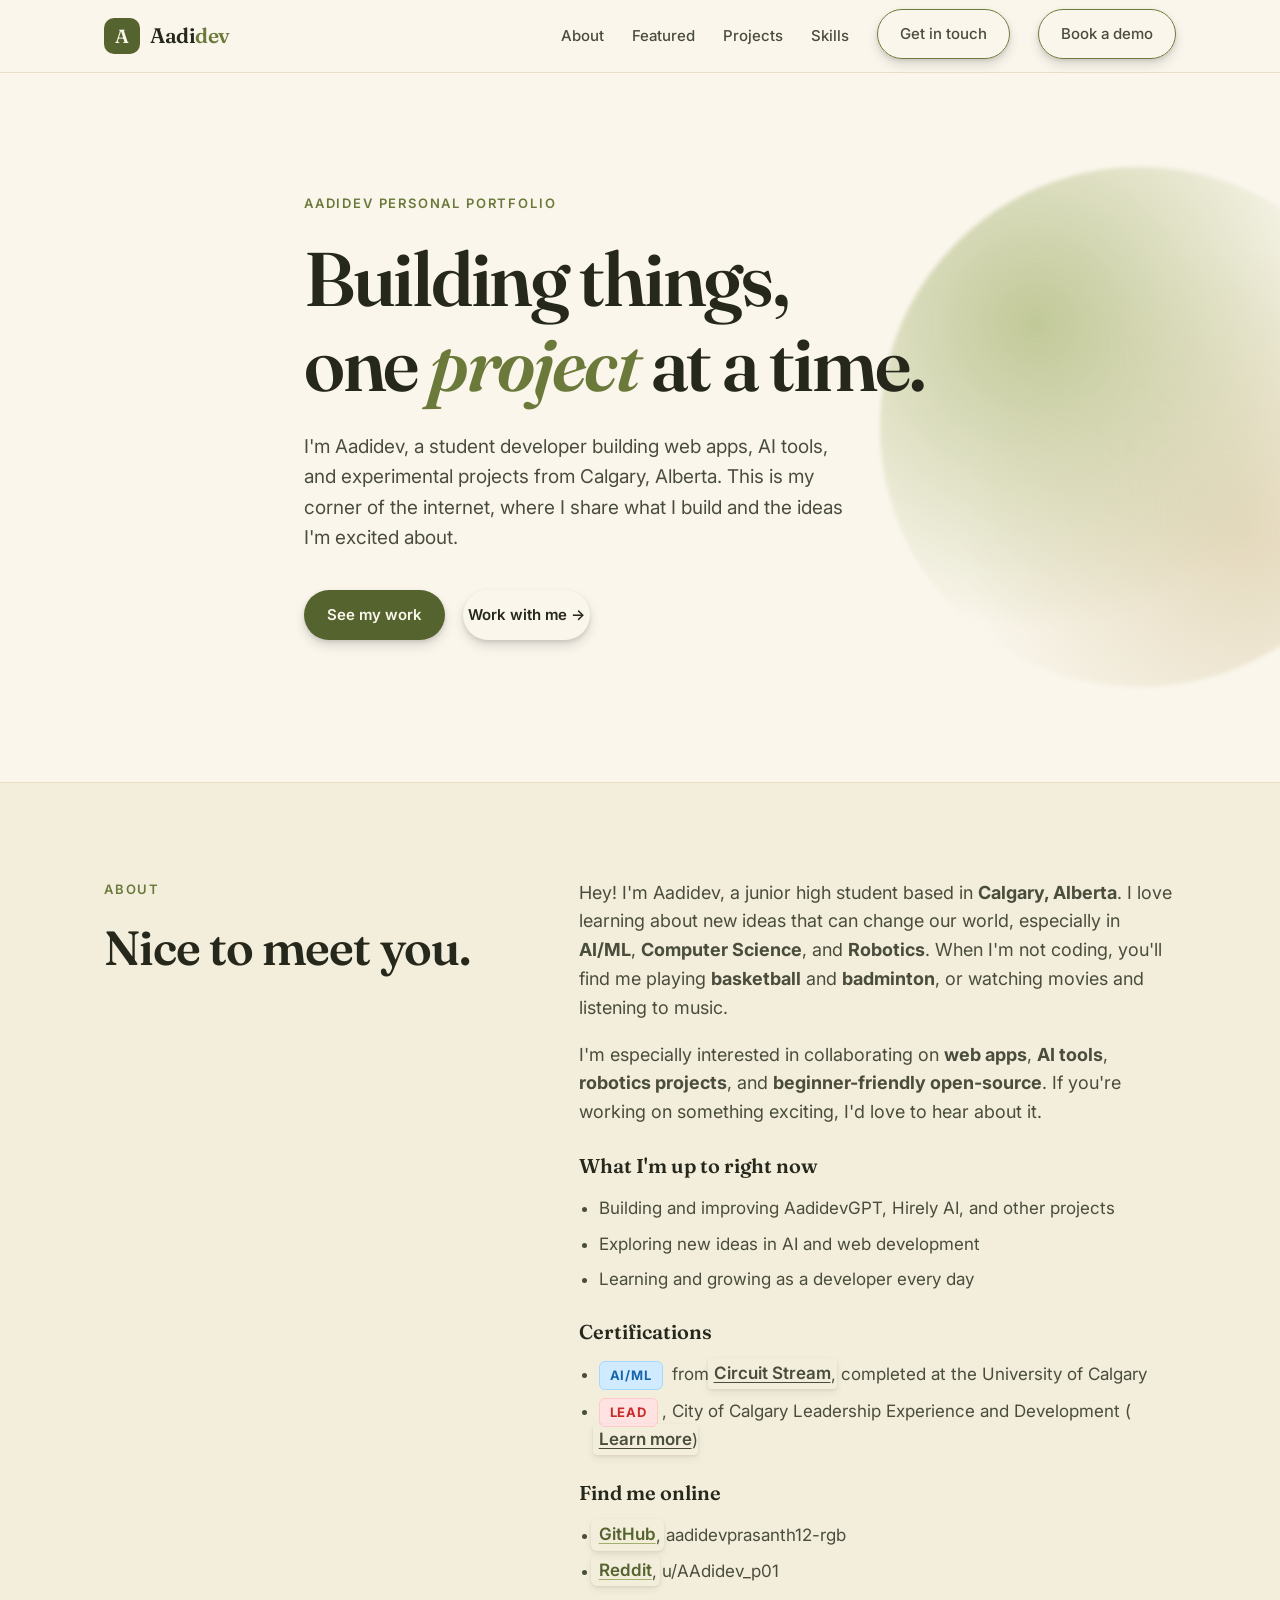
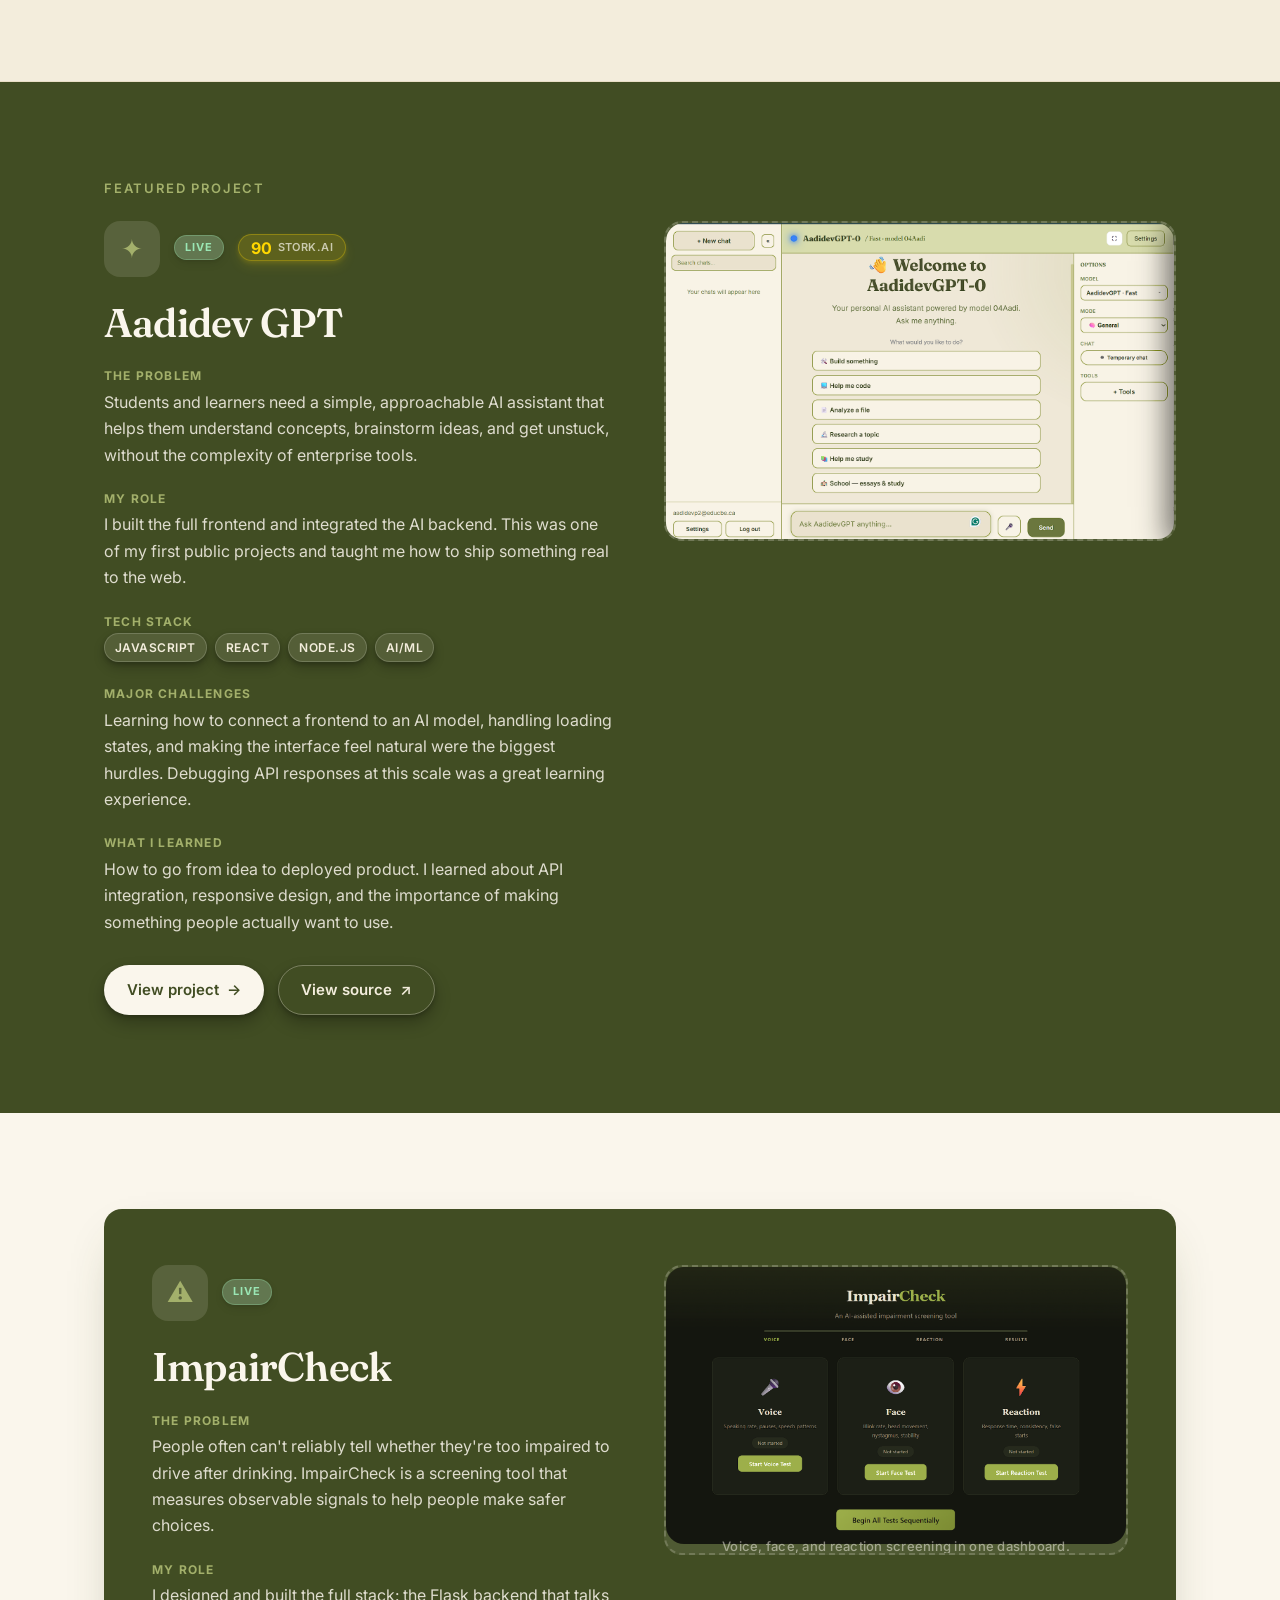
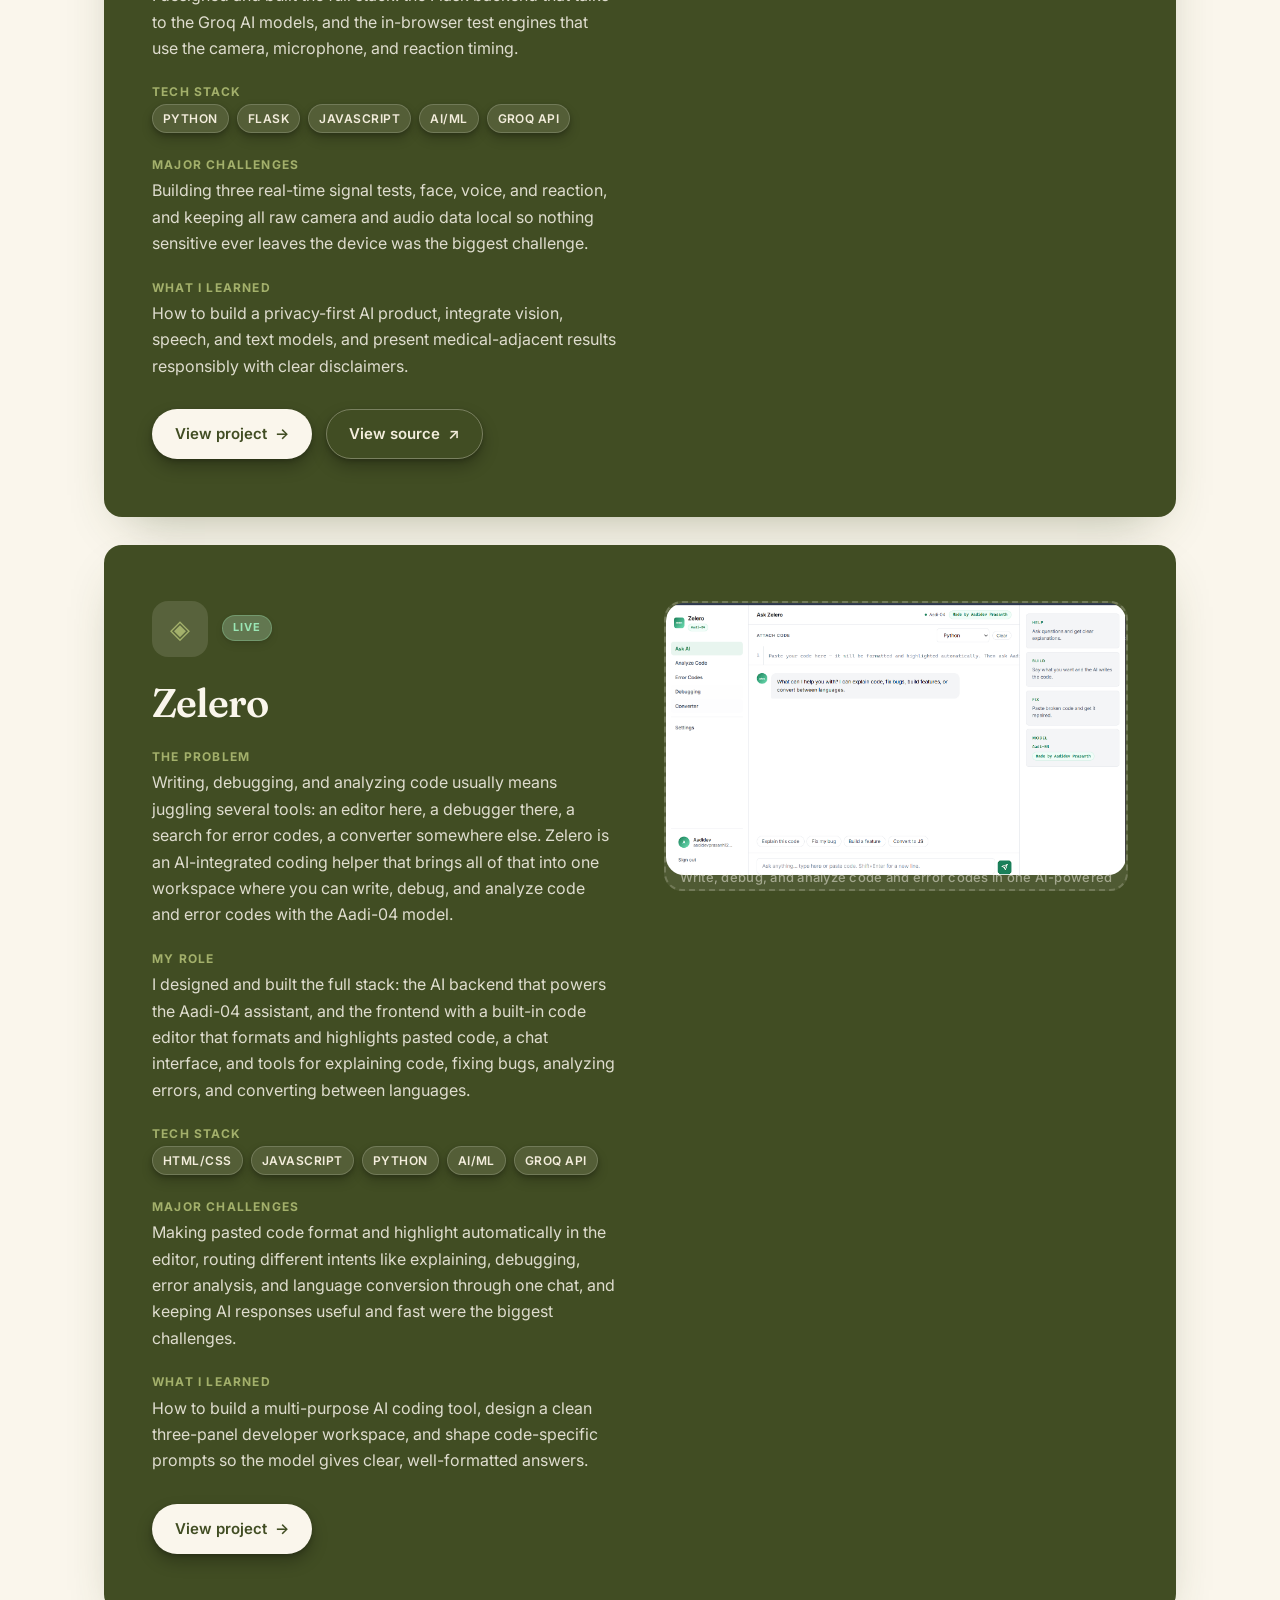
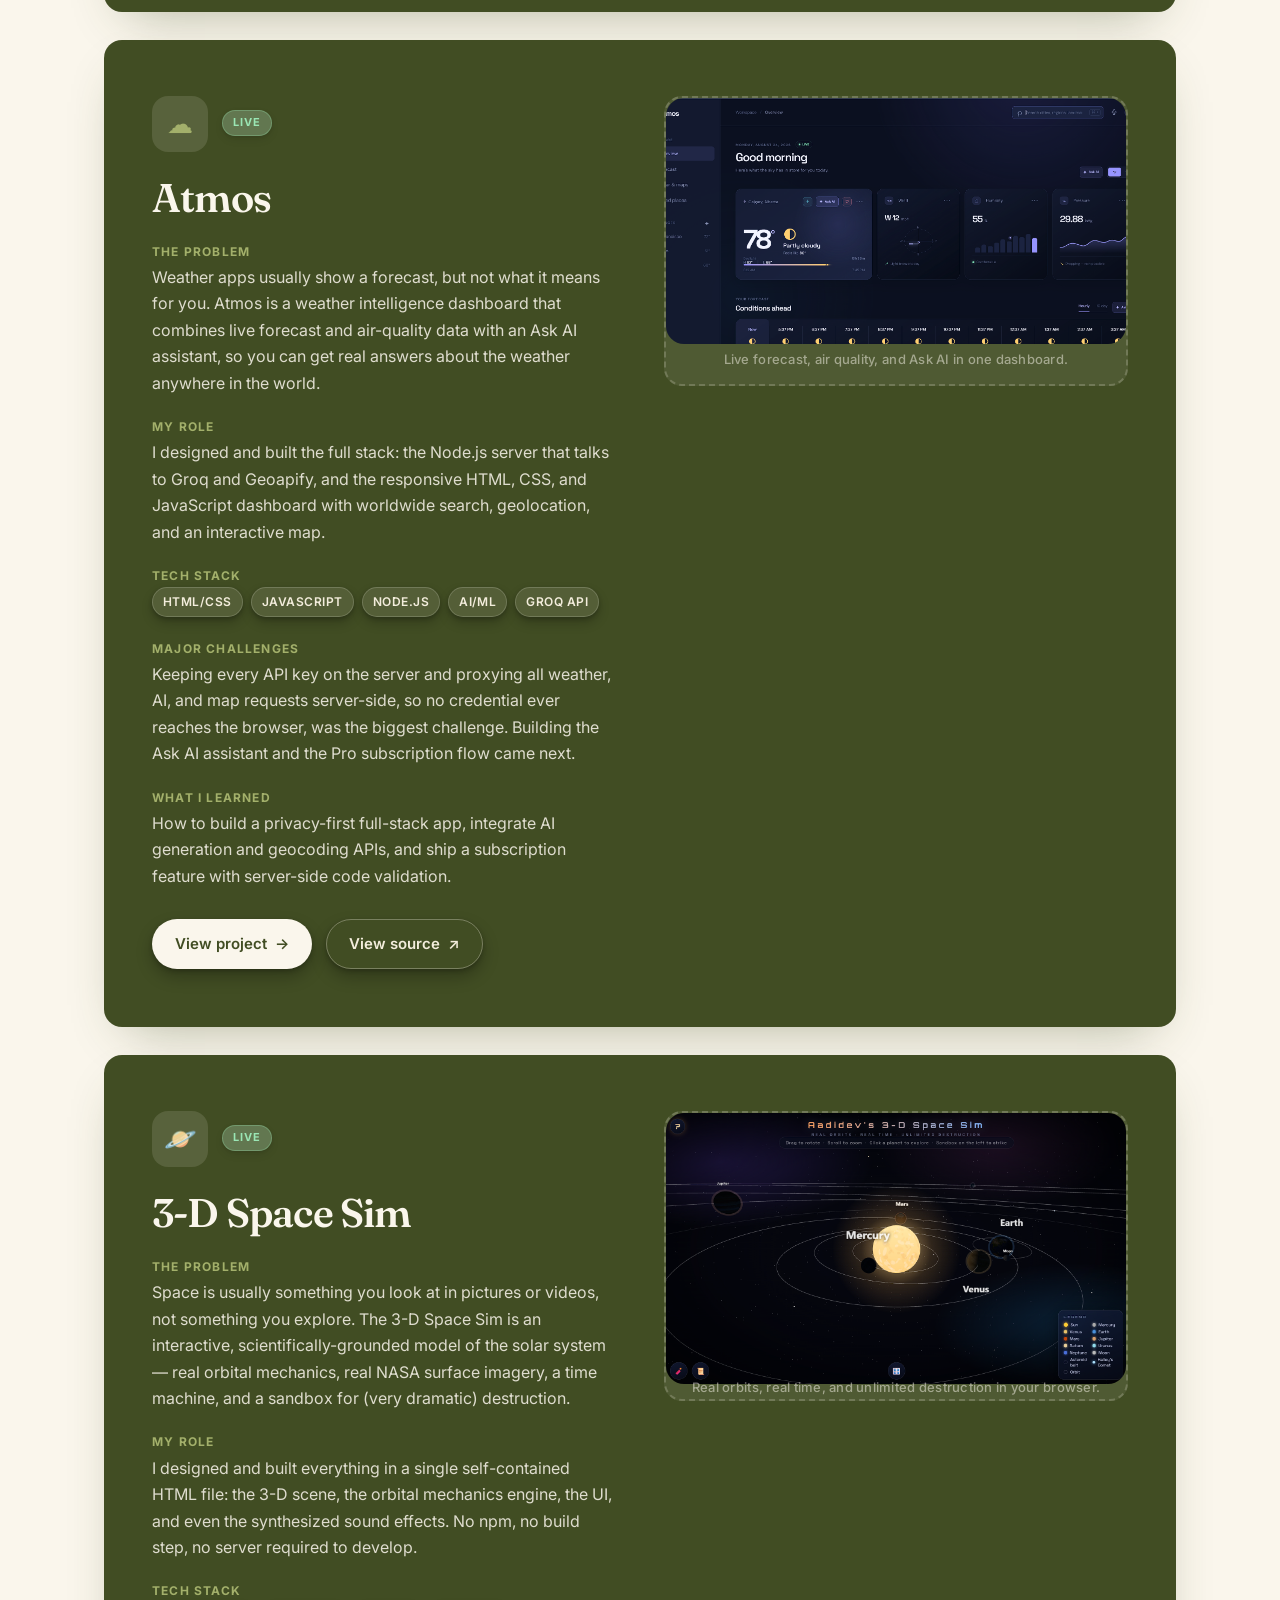
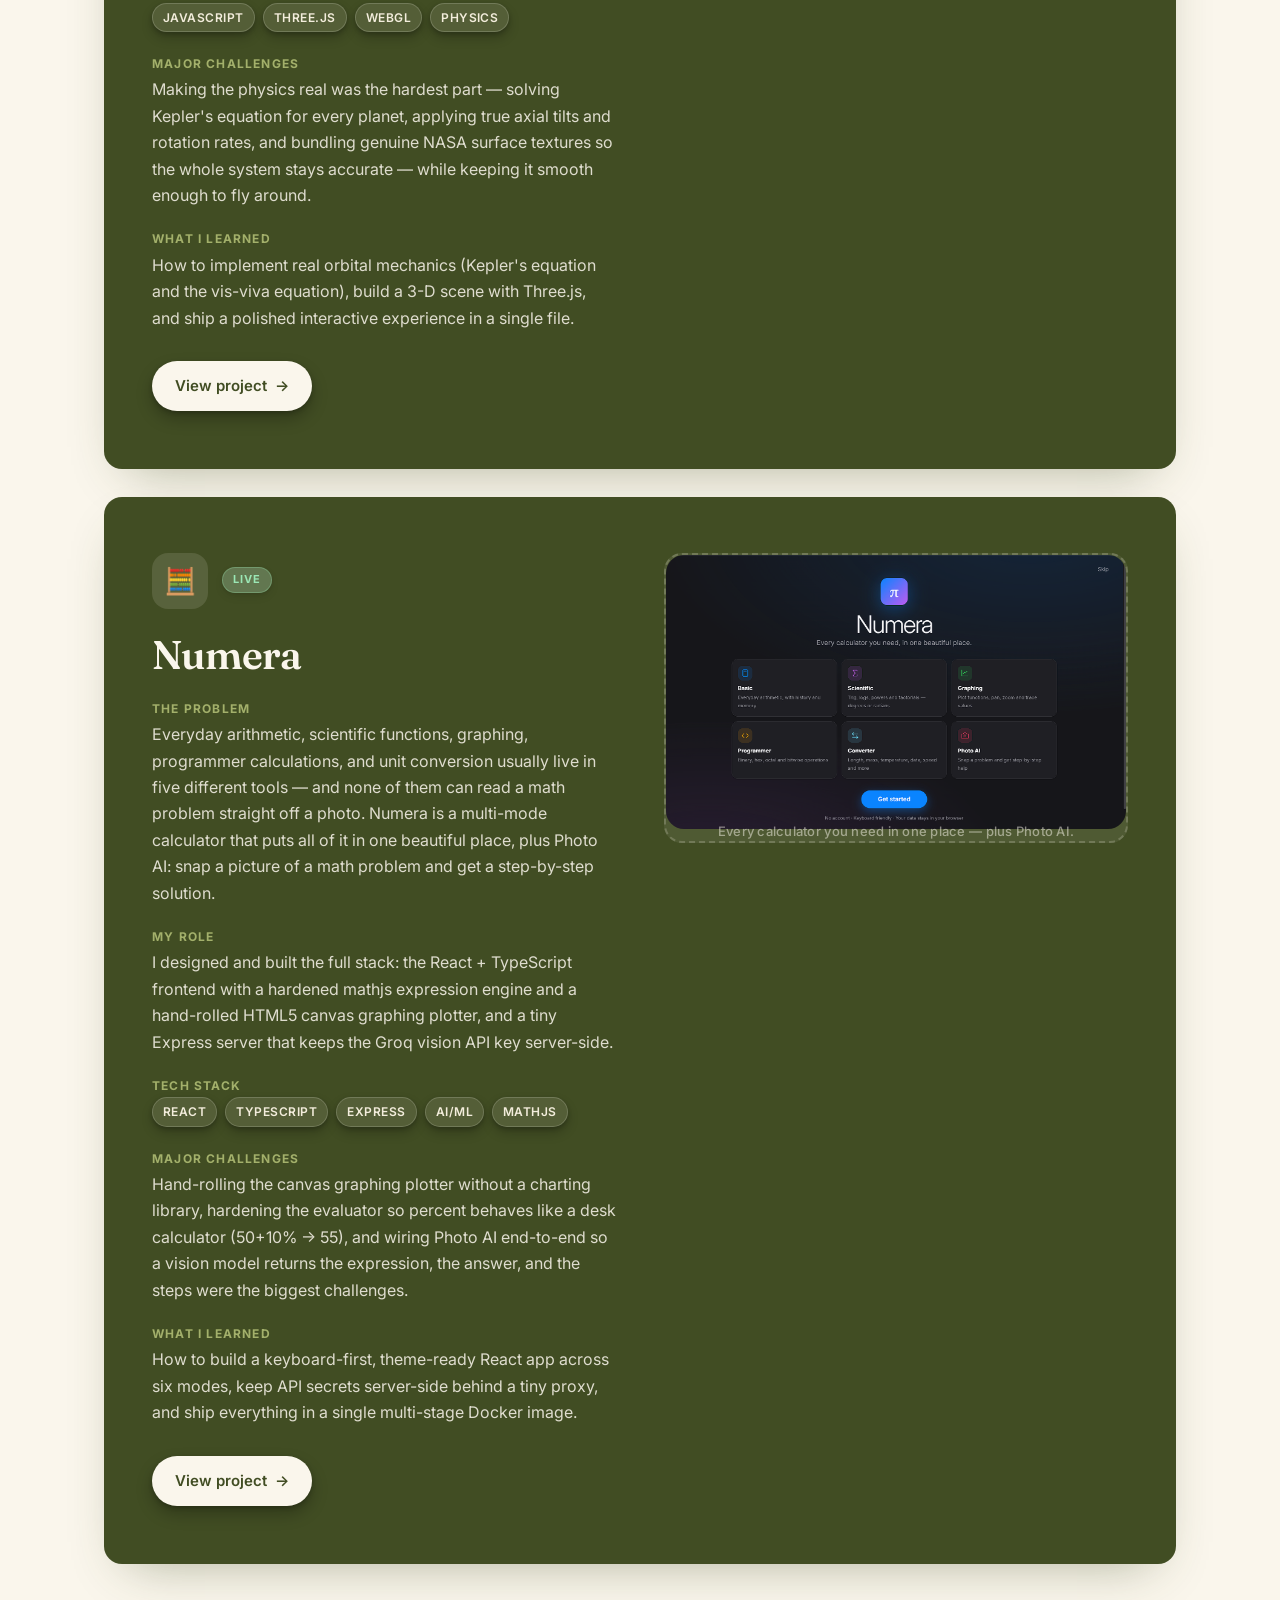
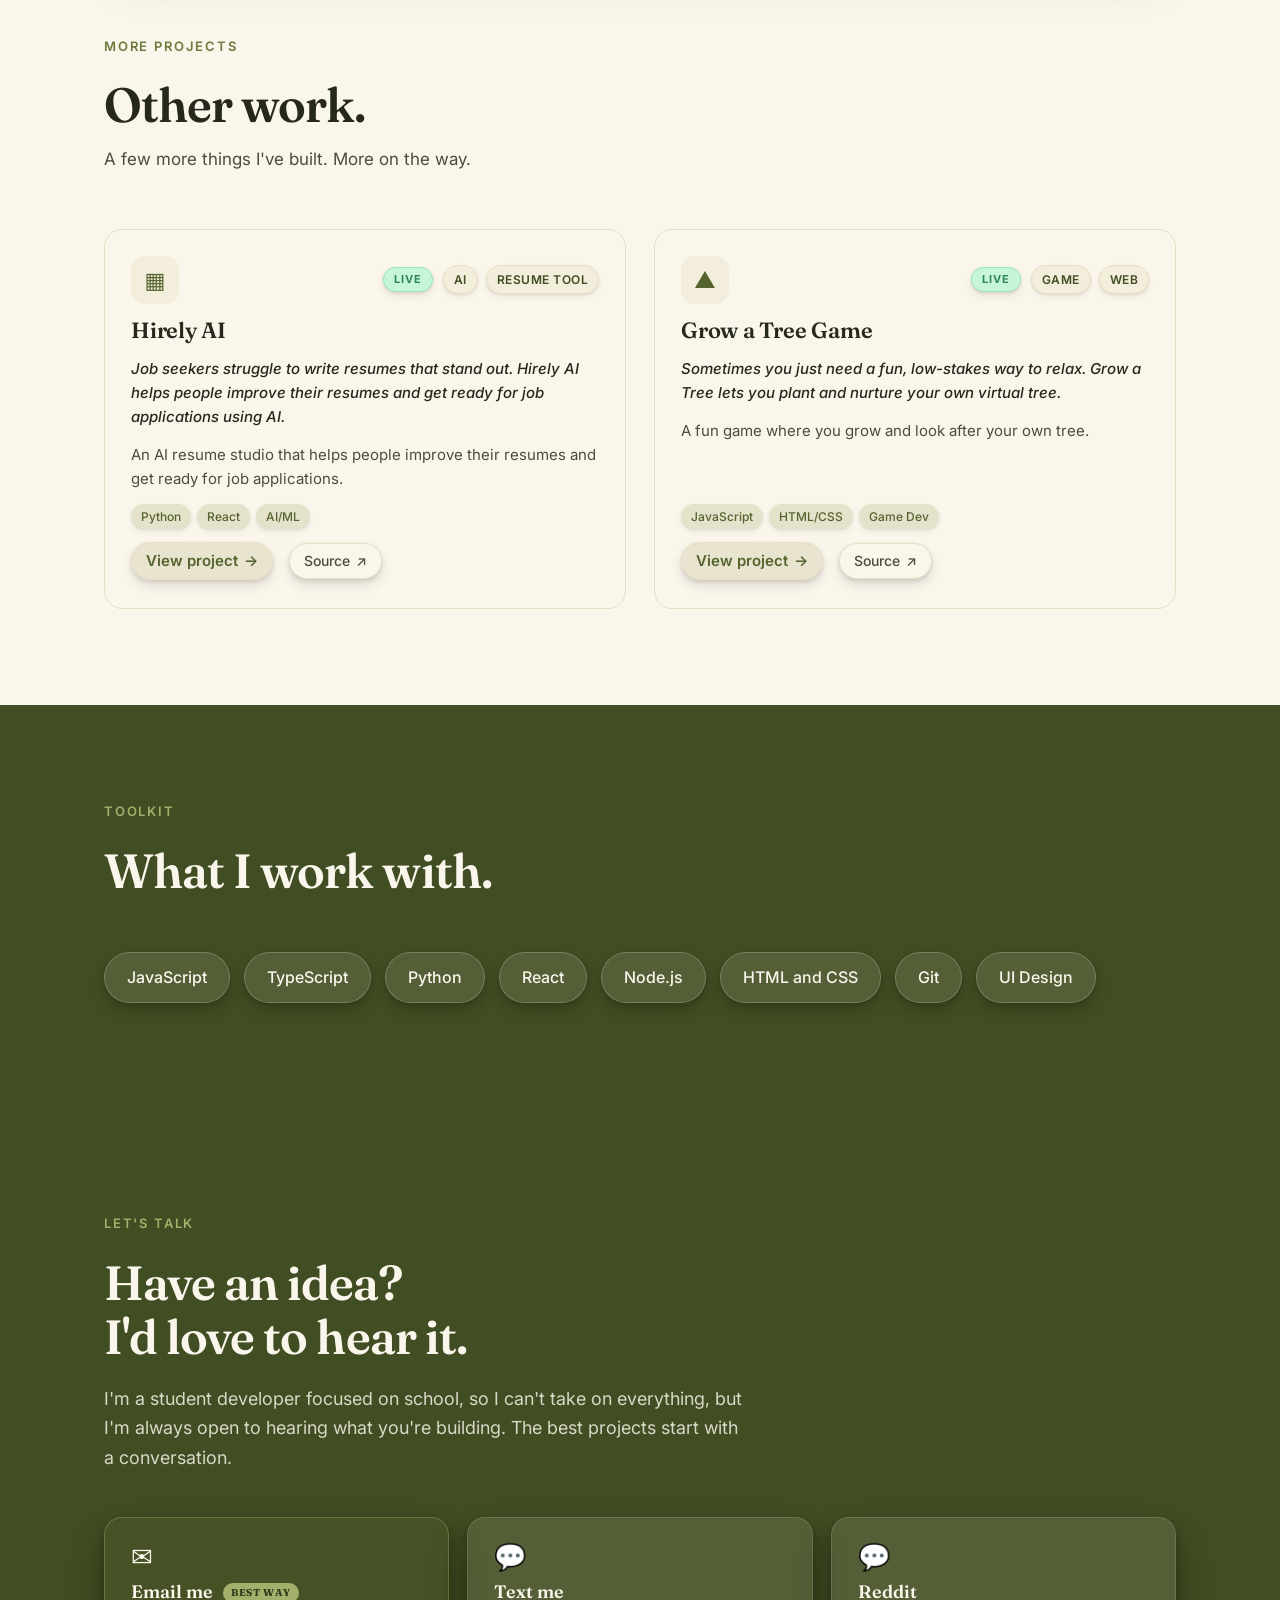
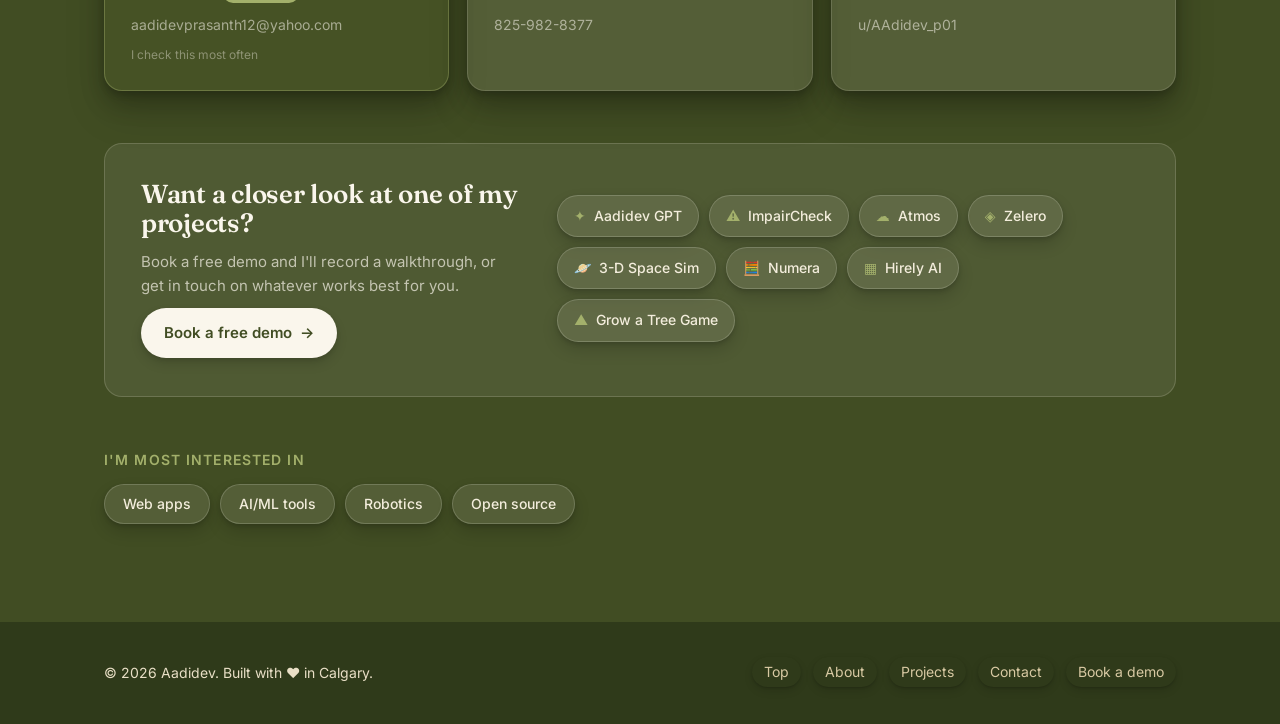
<file: index.html>
<!DOCTYPE html>
<html lang="en">
<head>
  <meta charset="UTF-8" />
  <meta name="viewport" content="width=device-width, initial-scale=1.0" />
  <title>Aadidev, Student Developer & Portfolio</title>
  <meta name="description" content="Aadidev is a student developer building web apps, AI tools, and experimental projects from Calgary, Alberta." />
  <link rel="canonical" href="https://aadidev.com/" />

  <meta property="og:type" content="website" />
  <meta property="og:site_name" content="Aadidev" />
  <meta property="og:title" content="Aadidev, Student Developer & Portfolio" />
  <meta property="og:description" content="Aadidev is a student developer building web apps, AI tools, and experimental projects from Calgary, Alberta." />
  <meta property="og:url" content="https://aadidev.com/" />
  <meta property="og:image" content="https://aadidev.com/assets/images/aadidev-gpt-screenshot.png" />
  <meta name="twitter:card" content="summary_large_image" />
  <meta name="twitter:title" content="Aadidev, Student Developer & Portfolio" />
  <meta name="twitter:description" content="Aadidev is a student developer building web apps, AI tools, and experimental projects from Calgary, Alberta." />
  <meta name="twitter:image" content="https://aadidev.com/assets/images/aadidev-gpt-screenshot.png" />

  <link rel="icon" href="favicon.svg" type="image/svg+xml" />
  <link rel="icon" href="favicon.svg" sizes="any" />
  <meta name="theme-color" content="#55632e" />

  <link rel="preconnect" href="https://fonts.googleapis.com" />
  <link rel="preconnect" href="https://fonts.gstatic.com" crossorigin />
  <link href="https://fonts.googleapis.com/css2?family=Fraunces:opsz,wght@9..144,400;9..144,500;9..144,600;9..144,700&family=Inter:wght@400;500;600&display=swap" rel="stylesheet" />
  <!-- Bump the ?v= number whenever you change styles.css or main.js to force browsers to fetch the fresh copy -->
  <link rel="stylesheet" href="css/styles.css?v=3" />
</head>
<body>
  <a class="skip-link" href="#main">Skip to content</a>

  <header class="site-header" id="top">
    <div class="container header-inner">
      <a class="brand" href="#top" aria-label="Aadidev home">
        <span class="brand-mark" aria-hidden="true">A</span>
        <span class="brand-name">Aadi<span>dev</span></span>
      </a>

      <button class="nav-toggle" aria-expanded="false" aria-controls="site-nav" aria-label="Toggle menu">
        <span></span><span></span><span></span>
      </button>

      <nav class="site-nav" id="site-nav">
        <a href="#about">About</a>
        <a href="#featured">Featured</a>
        <a href="#projects">Projects</a>
        <a href="#skills">Skills</a>
        <a class="btn btn-outline" href="#contact">Get in touch</a>
        <a class="btn btn-outline" href="book-demo.html">Book a demo</a>
      </nav>
    </div>
  </header>

  <main id="main">
    <!-- Hero -->
    <section class="hero">
      <div class="container hero-inner">
        <p class="eyebrow">Aadidev personal portfolio</p>
        <h1 class="hero-title">Building things,<br />one <em>project</em> at a time.</h1>
        <p class="hero-lede">
          I'm Aadidev, a student developer building web apps, AI tools, and experimental projects from Calgary, Alberta.
          This is my corner of the internet, where I share what I build and the ideas I'm excited about.
        </p>
        <div class="hero-actions">
          <a class="btn btn-primary" href="#featured">See my work</a>
          <a class="btn btn-ghost" href="#contact">Work with me →</a>
        </div>
      </div>
      <div class="hero-orb" aria-hidden="true"></div>
    </section>


    <section class="section about" id="about">
      <div class="container about-inner">
        <div class="about-heading">
          <p class="eyebrow">About</p>
          <h2 class="section-title">Nice to meet you.</h2>
        </div>
        <div class="about-copy">
          <p>
            Hey! I'm Aadidev, a junior high student based in <strong>Calgary, Alberta</strong>. I love learning about new ideas that can change our world, especially in <strong>AI/ML</strong>, <strong>Computer Science</strong>, and <strong>Robotics</strong>. When I'm not coding, you'll find me playing <strong>basketball</strong> and <strong>badminton</strong>, or watching movies and listening to music.
          </p>
          <p>
            I'm especially interested in collaborating on <strong>web apps</strong>, <strong>AI tools</strong>, <strong>robotics projects</strong>, and <strong>beginner-friendly open-source</strong>. If you're working on something exciting, I'd love to hear about it.
          </p>
          <h3 class="about-subtitle">What I'm up to right now</h3>
          <ul class="about-list">
            <li>Building and improving AadidevGPT, Hirely AI, and other projects</li>
            <li>Exploring new ideas in AI and web development</li>
            <li>Learning and growing as a developer every day</li>
          </ul>
          <h3 class="about-subtitle">Certifications</h3>
          <ul class="about-certs">
            <li><span class="cert cert-blue">AI/ML</span> from <a href="https://www.circuitstream.com/" target="_blank" rel="noopener noreferrer">Circuit Stream</a>, completed at the University of Calgary</li>
            <li><span class="cert cert-red">LEAD</span>, City of Calgary Leadership Experience and Development (<a href="https://www.calgary.ca/parks-rec-programs/youth-leadership.html?redirect=/lead" target="_blank" rel="noopener noreferrer">Learn more</a>)</li>
          </ul>
          <h3 class="about-subtitle">Find me online</h3>
          <ul class="about-links">
            <li><a href="https://github.com/aadidevprasanth12-rgb" target="_blank" rel="noopener noreferrer">GitHub</a>, aadidevprasanth12-rgb</li>
            <li><a href="https://www.reddit.com/user/AAdidev_p01/" target="_blank" rel="noopener noreferrer">Reddit</a>, u/AAdidev_p01</li>
          </ul>
        </div>
      </div>
    </section>

    <!-- Featured Project -->
    <section class="section featured" id="featured">
      <div class="container">
        <p class="eyebrow">Featured project</p>
      </div>
      <div id="featured-project">
        <!-- Rendered by js/main.js -->
      </div>
    </section>

    <!-- Projects -->
    <section class="section projects" id="projects">
      <div class="container">
        <div id="project-highlight">
          <!-- Highlight cards rendered by js/main.js -->
        </div>
      </div>
      <div class="container">
        <div class="section-head">
          <p class="eyebrow">More projects</p>
          <h2 class="section-title">Other work.</h2>
          <p class="section-sub">A few more things I've built. More on the way.</p>
        </div>
        <div class="project-grid project-grid-2" id="project-grid">
          <!-- Projects rendered by js/main.js -->
        </div>
      </div>
    </section>

    <!-- Skills -->
    <section class="section skills" id="skills">
      <div class="container">
        <div class="section-head">
          <p class="eyebrow">Toolkit</p>
          <h2 class="section-title">What I work with.</h2>
        </div>
        <ul class="skill-list" id="skill-list">
          <!-- Skills rendered by js/main.js -->
        </ul>
      </div>
    </section>

    <!-- Contact -->
    <section class="section contact" id="contact">
      <div class="container contact-elevated">
        <div class="contact-top">
          <p class="eyebrow">Let's talk</p>
          <h2 class="section-title">Have an idea?<br />I'd love to hear it.</h2>
          <p class="contact-lead">
            I'm a student developer focused on school, so I can't take on everything, but I'm always open to hearing what you're building. The best projects start with a conversation.
          </p>
        </div>

        <div class="contact-cards">
          <a class="contact-card contact-card-highlight" href="mailto:aadidevprasanth12@yahoo.com">
            <span class="contact-card-icon">✉</span>
            <span class="contact-card-label">Email me <span class="best-way">best way</span></span>
            <span class="contact-card-detail">aadidevprasanth12@yahoo.com</span>
            <span class="contact-card-note">I check this most often</span>
          </a>
          <a class="contact-card" href="sms:8259828377">
            <span class="contact-card-icon">💬</span>
            <span class="contact-card-label">Text me</span>
            <span class="contact-card-detail">825-982-8377</span>
          </a>
          <a class="contact-card" href="https://www.reddit.com/user/AAdidev_p01/" target="_blank" rel="noopener noreferrer">
            <span class="contact-card-icon">💬</span>
            <span class="contact-card-label">Reddit</span>
            <span class="contact-card-detail">u/AAdidev_p01</span>
          </a>
        </div>

        <div class="demo-panel reveal">
          <div class="demo-panel-copy">
            <h3 class="demo-panel-title">Want a closer look at one of my projects?</h3>
            <p class="demo-panel-lead">
              Book a free demo and I'll record a walkthrough, or get in touch on whatever works best for you.
            </p>
            <a class="btn demo-cta-btn" href="book-demo.html">
              Book a free demo
              <span aria-hidden="true">→</span>
            </a>
          </div>
          <div class="demo-panel-projects" id="demo-panel-projects">
            <!-- Project chips rendered by js/main.js -->
          </div>
        </div>

        <div class="contact-topics">
          <p class="contact-topics-label">I'm most interested in</p>
          <div class="contact-topic-pills">
            <span class="topic-pill">Web apps</span>
            <span class="topic-pill">AI/ML tools</span>
            <span class="topic-pill">Robotics</span>
            <span class="topic-pill">Open source</span>
          </div>
        </div>
      </div>
    </section>
  </main>

  <footer class="site-footer">
    <div class="container footer-inner">
      <p>&copy; <span id="year"></span> Aadidev. Built with ❤️ in Calgary.</p>
      <nav class="footer-nav">
        <a href="#top">Top</a>
        <a href="#about">About</a>
        <a href="#projects">Projects</a>
        <a href="#contact">Contact</a>
        <a href="book-demo.html">Book a demo</a>
      </nav>
    </div>
  </footer>

  <script src="js/main.js?v=7"></script>
</body>
</html>
</file>
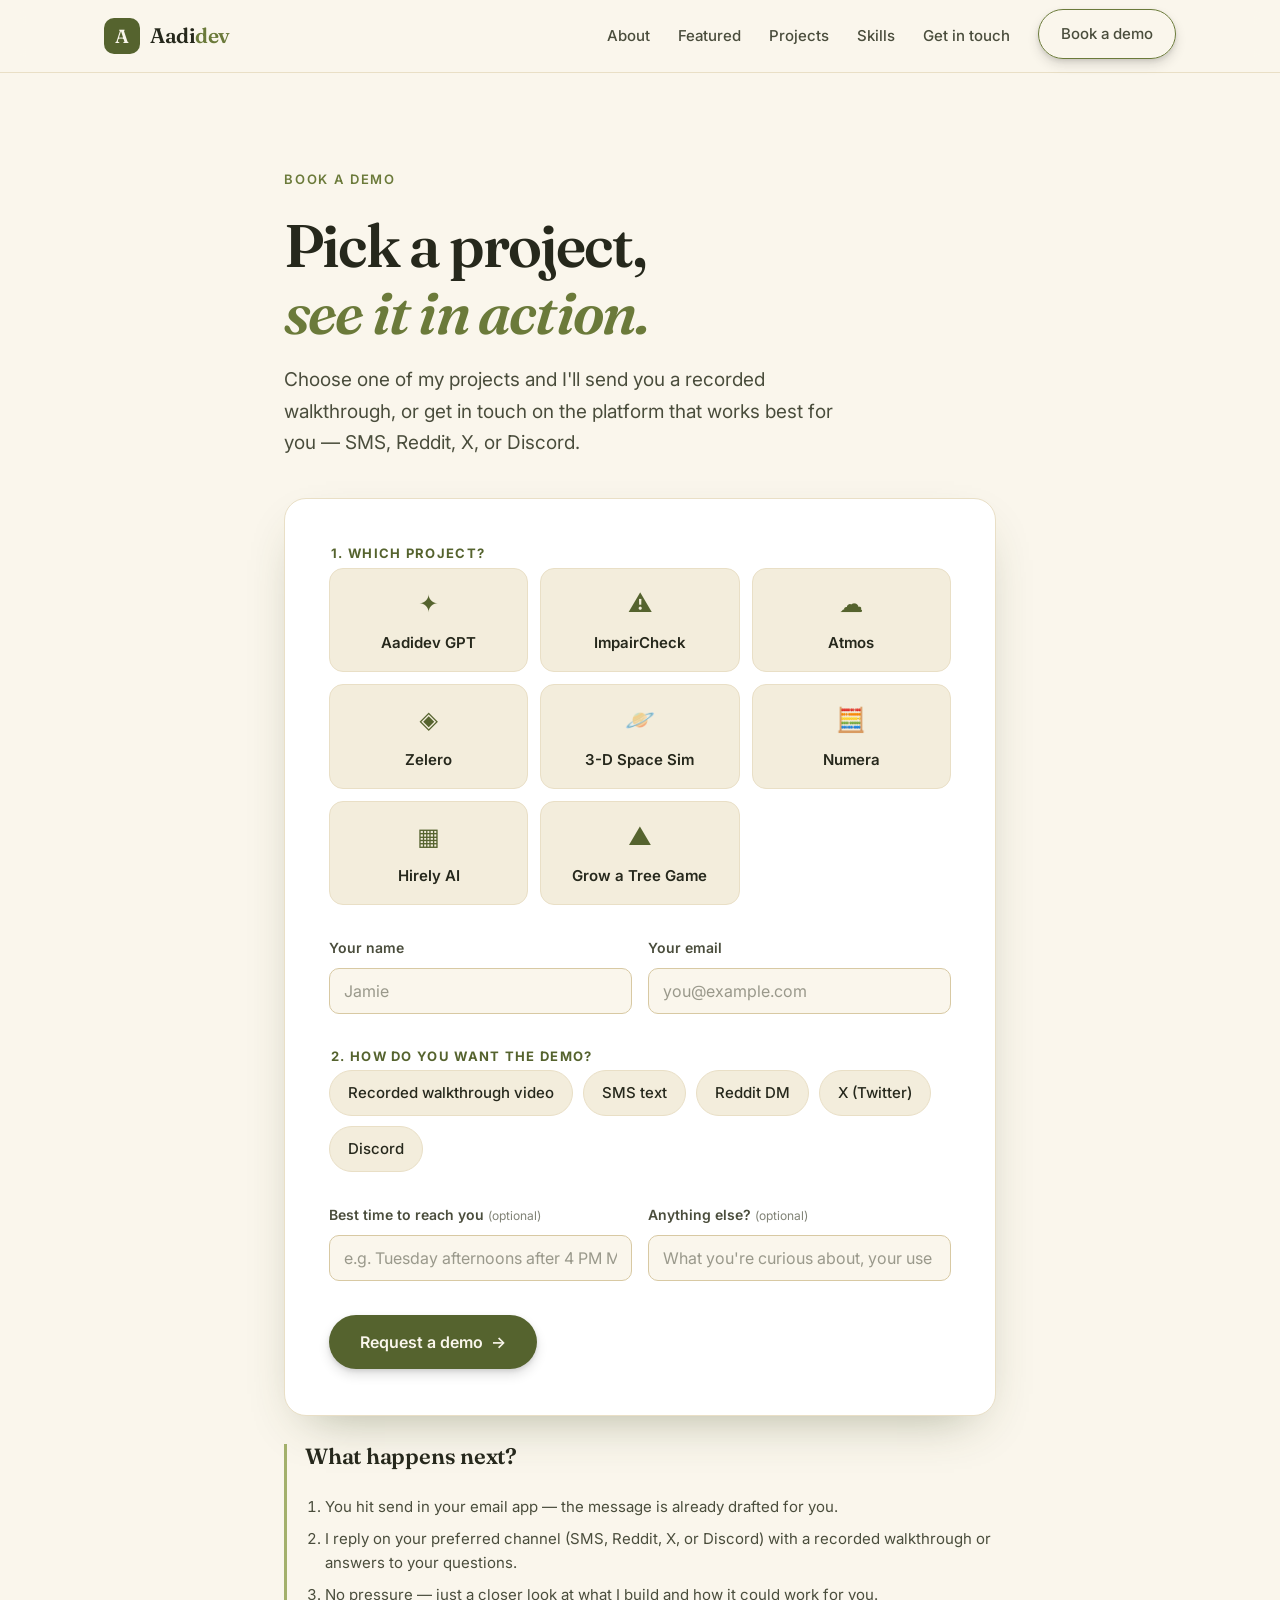
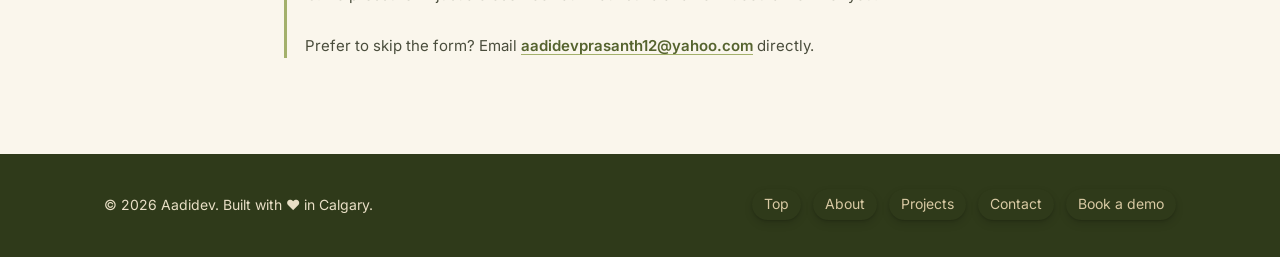
<file: book-demo.html>
<!DOCTYPE html>
<html lang="en">
<head>
  <meta charset="UTF-8" />
  <meta name="viewport" content="width=device-width, initial-scale=1.0" />
  <title>Book a demo — Aadidev, Student Developer</title>
  <meta name="description" content="Book a free demo of one of Aadidev's projects — a recorded walkthrough or a chat on SMS, Reddit, X, or Discord." />
  <link rel="canonical" href="https://aadidev.com/book-demo.html" />

  <meta property="og:type" content="website" />
  <meta property="og:site_name" content="Aadidev" />
  <meta property="og:title" content="Book a demo — Aadidev" />
  <meta property="og:description" content="Book a free demo of one of Aadidev's projects — a recorded walkthrough or a chat on SMS, Reddit, X, or Discord." />
  <meta property="og:url" content="https://aadidev.com/book-demo.html" />
  <meta property="og:image" content="https://aadidev.com/assets/images/aadidev-gpt-screenshot.png" />
  <meta name="twitter:card" content="summary_large_image" />
  <meta name="twitter:title" content="Book a demo — Aadidev" />
  <meta name="twitter:description" content="Book a free demo of one of Aadidev's projects — a recorded walkthrough or a chat on SMS, Reddit, X, or Discord." />
  <meta name="twitter:image" content="https://aadidev.com/assets/images/aadidev-gpt-screenshot.png" />

  <link rel="icon" href="favicon.svg" type="image/svg+xml" />
  <link rel="icon" href="favicon.svg" sizes="any" />
  <meta name="theme-color" content="#55632e" />

  <link rel="preconnect" href="https://fonts.googleapis.com" />
  <link rel="preconnect" href="https://fonts.gstatic.com" crossorigin />
  <link href="https://fonts.googleapis.com/css2?family=Fraunces:opsz,wght@9..144,400;9..144,500;9..144,600;9..144,700&family=Inter:wght@400;500;600&display=swap" rel="stylesheet" />
  <link rel="stylesheet" href="css/styles.css?v=3" />
</head>
<body>
  <a class="skip-link" href="#main">Skip to content</a>

  <header class="site-header" id="top">
    <div class="container header-inner">
      <a class="brand" href="index.html#top" aria-label="Aadidev home">
        <span class="brand-mark" aria-hidden="true">A</span>
        <span class="brand-name">Aadi<span>dev</span></span>
      </a>

      <button class="nav-toggle" aria-expanded="false" aria-controls="site-nav" aria-label="Toggle menu">
        <span></span><span></span><span></span>
      </button>

      <nav class="site-nav" id="site-nav">
        <a href="index.html#about">About</a>
        <a href="index.html#featured">Featured</a>
        <a href="index.html#projects">Projects</a>
        <a href="index.html#skills">Skills</a>
        <a href="index.html#contact">Get in touch</a>
        <a class="btn btn-outline" href="book-demo.html" aria-current="page">Book a demo</a>
      </nav>
    </div>
  </header>

  <main id="main">
    <section class="booking-hero">
      <div class="container">
        <p class="eyebrow">Book a demo</p>
        <h1 class="booking-title">Pick a project,<br /><em>see it in action.</em></h1>
        <p class="booking-lead">
          Choose one of my projects and I'll send you a recorded walkthrough, or get in touch on
          the platform that works best for you — SMS, Reddit, X, or Discord.
        </p>
      </div>
    </section>

    <section class="section booking">
      <div class="container booking-inner">
        <form class="booking-form" id="booking-form">
          <fieldset class="booking-fieldset">
            <legend class="booking-legend">1. Which project?</legend>
            <div class="project-picker" id="project-picker">
              <!-- Project cards rendered by js/book-demo.js -->
            </div>
          </fieldset>

          <div class="booking-grid">
            <div class="field">
              <label class="field-label" for="name">Your name</label>
              <input class="field-input" type="text" id="name" name="name" required autocomplete="name" placeholder="Jamie" />
            </div>
            <div class="field">
              <label class="field-label" for="email">Your email</label>
              <input class="field-input" type="email" id="email" name="email" required autocomplete="email" placeholder="you@example.com" />
            </div>
          </div>

          <fieldset class="booking-fieldset">
            <legend class="booking-legend">2. How do you want the demo?</legend>
            <div class="channel-picker" id="channel-picker">
              <!-- Channel pills rendered by js/book-demo.js -->
            </div>
          </fieldset>

          <div class="booking-grid">
            <div class="field">
              <label class="field-label" for="best-time">Best time to reach you <span class="field-optional">(optional)</span></label>
              <input class="field-input" type="text" id="best-time" name="best-time" placeholder="e.g. Tuesday afternoons after 4 PM MT" />
            </div>
            <div class="field">
              <label class="field-label" for="notes">Anything else? <span class="field-optional">(optional)</span></label>
              <input class="field-input" type="text" id="notes" name="notes" placeholder="What you're curious about, your use case…" />
            </div>
          </div>

          <button class="btn btn-primary btn-lg booking-submit" type="submit">
            Request a demo <span aria-hidden="true">→</span>
          </button>
        </form>

        <div class="booking-ok" id="booking-ok" hidden>
          <p class="booking-ok-title">Request ready to send! 📬</p>
          <p>
            Your email app should have opened with your request pre-filled — just hit send. If nothing
            opened, email me directly at
            <a href="mailto:aadidevprasanth12@yahoo.com">aadidevprasanth12@yahoo.com</a> and I'll get
            back to you on your preferred channel.
          </p>
        </div>

        <aside class="booking-aside">
          <h2 class="booking-aside-title">What happens next?</h2>
          <ol class="booking-steps">
            <li>You hit send in your email app — the message is already drafted for you.</li>
            <li>I reply on your preferred channel (SMS, Reddit, X, or Discord) with a recorded walkthrough or answers to your questions.</li>
            <li>No pressure — just a closer look at what I build and how it could work for you.</li>
          </ol>
          <p class="booking-aside-note">
            Prefer to skip the form? Email
            <a href="mailto:aadidevprasanth12@yahoo.com">aadidevprasanth12@yahoo.com</a> directly.
          </p>
        </aside>
      </div>
    </section>
  </main>

  <footer class="site-footer">
    <div class="container footer-inner">
      <p>&copy; <span id="year"></span> Aadidev. Built with ❤️ in Calgary.</p>
      <nav class="footer-nav">
        <a href="index.html#top">Top</a>
        <a href="index.html#about">About</a>
        <a href="index.html#projects">Projects</a>
        <a href="index.html#contact">Contact</a>
        <a href="book-demo.html" aria-current="page">Book a demo</a>
      </nav>
    </div>
  </footer>

  <!-- Bump the ?v= number whenever you change styles.css or book-demo.js to force browsers to fetch the fresh copy -->
  <script src="js/book-demo.js?v=3"></script>
</body>
</html>
</file>
<file: css/styles.css>
/* ============================================================
   Aadidev, olive green & sand palette
   ============================================================ */
:root {
  /* Sand tones */
  --sand-50:  #faf6ec;
  --sand-100: #f3eddc;
  --sand-200: #e9dfc6;
  --sand-300: #d8c9a3;

  /* Olive tones */
  --olive-300: #a3b06b;
  --olive-400: #8a9a5b;
  --olive-500: #6b7a3a;
  --olive-600: #55632e;
  --olive-700: #414d23;
  --olive-800: #2f3a1a;

  /* Ink / neutrals */
  --ink:      #26281c;
  --ink-soft: #4a4d3c;

  /* Status colors */
  --status-live: #2f855a;
  --status-live-bg: #c6f6d5;
  --status-progress: #b7791f;
  --status-progress-bg: #fefcbf;
  --status-experimental: #2b6cb0;
  --status-experimental-bg: #bee3f8;

  /* Typography */
  --font-display: "Fraunces", Georgia, serif;
  --font-body: "Inter", system-ui, -apple-system, sans-serif;

  /* Layout */
  --container: 1120px;
  --radius: 18px;
  --shadow: 0 20px 50px -24px rgba(65, 77, 35, 0.45);
  --ease: cubic-bezier(0.22, 1, 0.36, 1);
}

/* ---------- Reset ---------- */
*, *::before, *::after { box-sizing: border-box; }

html { scroll-behavior: smooth; }

body {
  margin: 0;
  font-family: var(--font-body);
  font-size: 17px;
  line-height: 1.6;
  color: var(--ink);
  background: var(--sand-50);
  -webkit-font-smoothing: antialiased;
  overflow-x: hidden;
}

h1, h2, h3 { font-family: var(--font-display); line-height: 1.12; margin: 0; }
p { margin: 0; }
a { color: inherit; text-decoration: none; }
img { max-width: 100%; display: block; }
ul { margin: 0; padding: 0; list-style: none; }

.container { max-width: var(--container); margin: 0 auto; padding: 0 24px; }

/* Scroll offset for sticky header */
section[id] { scroll-margin-top: 80px; }

.skip-link {
  position: absolute;
  left: -9999px;
  top: 0;
  background: var(--olive-700);
  color: var(--sand-50);
  padding: 10px 16px;
  border-radius: 0 0 8px 0;
  z-index: 100;
}
.skip-link:focus { left: 0; }

/* ---------- Buttons ---------- */
.btn {
  display: inline-flex;
  align-items: center;
  gap: 8px;
  font-family: var(--font-body);
  font-weight: 600;
  font-size: 15px;
  padding: 12px 22px;
  border-radius: 999px;
  border: 1.5px solid transparent;
  cursor: pointer;
  transform: translateY(-2px);
  box-shadow: 0 2px 4px rgba(0,0,0,0.1), 0 6px 12px rgba(0,0,0,0.12);
  transition: transform 0.25s var(--ease), background 0.25s var(--ease),
              color 0.25s var(--ease), border-color 0.25s var(--ease),
              box-shadow 0.25s var(--ease);
}
.btn:hover {
  transform: translateY(-5px);
  box-shadow: 0 4px 8px rgba(0,0,0,0.15), 0 12px 24px rgba(0,0,0,0.18);
}

.btn-primary {
  background: var(--olive-600);
  color: var(--sand-50);
}
.btn-primary:hover { background: var(--olive-700); }

.btn-outline {
  border-color: var(--olive-500);
  color: var(--olive-700);
}
.btn-outline:hover { background: var(--olive-500); color: var(--sand-50); }

.btn-ghost {
  color: var(--ink);
  padding-left: 4px;
  padding-right: 4px;
}
.btn-ghost:hover { color: var(--olive-600); }

.btn-lg { font-size: 16px; padding: 16px 30px; }

/* Focus styles for accessibility */
.btn:focus-visible,
a:focus-visible,
.nav-toggle:focus-visible {
  outline: 2px solid var(--olive-500);
  outline-offset: 3px;
}

/* ---------- Header ---------- */
.site-header {
  position: sticky;
  top: 0;
  z-index: 50;
  background: color-mix(in srgb, var(--sand-50) 88%, transparent);
  backdrop-filter: blur(12px);
  border-bottom: 1px solid var(--sand-200);
}

.header-inner {
  display: flex;
  align-items: center;
  justify-content: space-between;
  height: 72px;
}

.brand { display: inline-flex; align-items: center; gap: 10px; }

.brand-mark {
  width: 36px;
  height: 36px;
  display: grid;
  place-items: center;
  background: var(--olive-600);
  color: var(--sand-50);
  font-family: var(--font-display);
  font-weight: 600;
  font-size: 19px;
  border-radius: 10px;
  cursor: pointer;
  user-select: none;
  transition: transform 0.2s var(--ease), box-shadow 0.2s var(--ease);
}

.brand-mark:hover {
  transform: translateY(-2px);
  box-shadow: 0 2px 4px rgba(0,0,0,0.15), 0 6px 12px rgba(0,0,0,0.15);
}

.brand-mark:active {
  transform: translateY(0);
  box-shadow: 0 1px 2px rgba(0,0,0,0.2);
}

.brand-name {
  font-family: var(--font-display);
  font-weight: 600;
  font-size: 21px;
  letter-spacing: -0.02em;
}
.brand-name span { color: var(--olive-500); }

.site-nav { display: flex; align-items: center; gap: 28px; }
.site-nav a { font-weight: 500; font-size: 15px; color: var(--ink-soft); transition: color 0.2s; }
.site-nav a:hover { color: var(--olive-600); }

.nav-toggle {
  display: none;
  flex-direction: column;
  gap: 5px;
  background: none;
  border: none;
  cursor: pointer;
  padding: 6px;
}
.nav-toggle span {
  width: 24px;
  height: 2px;
  background: var(--ink);
  border-radius: 2px;
  transition: transform 0.25s var(--ease), opacity 0.25s var(--ease);
}

/* ---------- Hero ---------- */
.hero {
  position: relative;
  overflow: hidden;
  padding: 120px 0 140px;
}

.hero-inner { position: relative; z-index: 2; max-width: 720px; }

.eyebrow {
  font-size: 13px;
  font-weight: 600;
  letter-spacing: 0.14em;
  text-transform: uppercase;
  color: var(--olive-500);
  margin-bottom: 22px;
}

.hero-title {
  font-size: clamp(44px, 7vw, 76px);
  font-weight: 600;
  letter-spacing: -0.03em;
  margin-bottom: 26px;
}
.hero-title em {
  font-style: italic;
  color: var(--olive-500);
}

.hero-lede {
  font-size: 19px;
  color: var(--ink-soft);
  max-width: 540px;
  margin-bottom: 38px;
}

.hero-actions { display: flex; gap: 18px; align-items: center; flex-wrap: wrap; }

.hero-orb {
  position: absolute;
  right: -120px;
  top: 50%;
  transform: translateY(-50%);
  width: 520px;
  height: 520px;
  border-radius: 50%;
  background:
    radial-gradient(circle at 30% 30%, var(--olive-300), transparent 60%),
    radial-gradient(circle at 70% 70%, var(--sand-300), transparent 55%);
  filter: blur(2px);
  opacity: 0.65;
}

/* ---------- Sections ---------- */
.section { padding: 96px 0; }

.section-head { max-width: 620px; margin-bottom: 56px; }

.section-title {
  font-size: clamp(32px, 4.5vw, 48px);
  font-weight: 600;
  letter-spacing: -0.02em;
}

.section-sub { color: var(--ink-soft); margin-top: 14px; font-size: 17px; }

/* ---------- Status badges ---------- */
.status-badge {
  display: inline-block;
  font-size: 11px;
  font-weight: 700;
  letter-spacing: 0.08em;
  text-transform: uppercase;
  padding: 3px 10px;
  border-radius: 999px;
  white-space: nowrap;
  box-shadow: 0 1px 3px rgba(0,0,0,0.1), 0 4px 8px rgba(0,0,0,0.08);
  transform: translateY(-1px);
  transition: transform 0.2s var(--ease), box-shadow 0.2s var(--ease);
}
.status-badge:hover {
  transform: translateY(-3px);
  box-shadow: 0 2px 4px rgba(0,0,0,0.15), 0 6px 12px rgba(0,0,0,0.1);
}

.status-live {
  background: var(--status-live-bg);
  color: var(--status-live);
  border: 1px solid #9ae6b4;
}

.status-in-progress {
  background: var(--status-progress-bg);
  color: var(--status-progress);
  border: 1px solid #f6e05e;
}

.status-experimental {
  background: var(--status-experimental-bg);
  color: var(--status-experimental);
  border: 1px solid #90cdf4;
}

/* ---------- About ---------- */
.about { background: var(--sand-100); border-top: 1px solid var(--sand-200); border-bottom: 1px solid var(--sand-200); }

.about-inner {
  display: grid;
  grid-template-columns: 1fr 1.4fr;
  gap: 48px;
  align-items: start;
}

.about-copy { display: grid; gap: 18px; }
.about-copy p { color: var(--ink-soft); font-size: 18px; }

.about-subtitle {
  font-size: 20px;
  font-weight: 600;
  color: var(--ink);
  margin-top: 10px;
}

.about-list, .about-links, .about-certs {
  display: grid;
  gap: 8px;
  margin: 0;
  padding-left: 20px;
  list-style: disc;
}

.about-list li, .about-links li, .about-certs li {
  color: var(--ink-soft);
  font-size: 17px;
  list-style: disc;
}

.about-links a {
  color: var(--olive-600);
  font-weight: 600;
  text-decoration: underline;
  text-decoration-color: var(--olive-300);
  text-underline-offset: 3px;
  display: inline-block;
  padding: 2px 8px;
  border-radius: 6px;
  margin: -2px -8px;
  transform: translateY(-1px);
  box-shadow: 0 1px 3px rgba(0,0,0,0.08), 0 4px 8px rgba(0,0,0,0.06);
  transition: color 0.2s, text-decoration-color 0.2s, transform 0.2s var(--ease),
              box-shadow 0.2s var(--ease);
}
.about-links a:hover {
  color: var(--olive-700);
  text-decoration-color: var(--olive-700);
  transform: translateY(-3px);
  box-shadow: 0 2px 4px rgba(0,0,0,0.12), 0 8px 16px rgba(0,0,0,0.1);
}

.about-certs a {
  font-weight: 600;
  text-decoration: underline;
  text-underline-offset: 3px;
  display: inline-block;
  padding: 2px 6px;
  border-radius: 4px;
  margin: -2px -6px;
  transform: translateY(-1px);
  box-shadow: 0 1px 3px rgba(0,0,0,0.08), 0 4px 8px rgba(0,0,0,0.06);
  transition: opacity 0.2s, transform 0.2s var(--ease), box-shadow 0.2s var(--ease);
}
.about-certs a:hover {
  opacity: 0.9;
  transform: translateY(-3px);
  box-shadow: 0 2px 4px rgba(0,0,0,0.12), 0 8px 16px rgba(0,0,0,0.1);
}

.cert {
  display: inline-block;
  font-size: 13px;
  font-weight: 700;
  letter-spacing: 0.06em;
  text-transform: uppercase;
  padding: 3px 10px;
  border-radius: 6px;
  margin-right: 4px;
  vertical-align: middle;
}

.cert-blue {
  background: #d0ebff;
  color: #1864ab;
  border: 1px solid #a5d8ff;
}

.cert-red {
  background: #ffe3e3;
  color: #c92a2a;
  border: 1px solid #ffc9c9;
}

/* ---------- Featured Project ---------- */
.featured {
  background: var(--olive-700);
  color: var(--sand-50);
}

.featured .eyebrow { color: var(--olive-300); }

.featured-inner {
  display: grid;
  grid-template-columns: 1fr 1fr;
  gap: 48px;
  align-items: start;
}

.featured-content { display: flex; flex-direction: column; gap: 24px; }

.featured-header {
  display: flex;
  align-items: center;
  gap: 14px;
  flex-wrap: wrap;
}

/* Review badge */
.review-badge {
  display: inline-flex;
  align-items: center;
  gap: 6px;
  padding: 4px 12px;
  border-radius: 999px;
  background: rgba(255, 215, 0, 0.15);
  border: 1px solid rgba(255, 215, 0, 0.3);
  text-decoration: none;
  transform: translateY(-1px);
  box-shadow: 0 2px 4px rgba(255, 215, 0, 0.15), 0 6px 12px rgba(255, 215, 0, 0.1);
  transition: transform 0.2s var(--ease), box-shadow 0.2s var(--ease),
              background 0.2s var(--ease);
}

.review-badge:hover {
  transform: translateY(-3px);
  box-shadow: 0 3px 6px rgba(255, 215, 0, 0.2), 0 10px 20px rgba(255, 215, 0, 0.15);
  background: rgba(255, 215, 0, 0.22);
}

.review-score {
  font-weight: 700;
  font-size: 16px;
  color: #ffd700;
  line-height: 1;
}

.review-source {
  font-size: 11px;
  font-weight: 600;
  letter-spacing: 0.04em;
  color: color-mix(in srgb, var(--sand-50) 70%, transparent);
  text-transform: uppercase;
}

.featured-icon {
  width: 56px;
  height: 56px;
  display: grid;
  place-items: center;
  border-radius: 16px;
  background: color-mix(in srgb, var(--sand-50) 12%, transparent);
  color: var(--olive-300);
  font-size: 26px;
}

.featured .status-badge {
  background: color-mix(in srgb, var(--status-live-bg) 25%, transparent);
  color: #9ae6b4;
  border-color: color-mix(in srgb, #9ae6b4 30%, transparent);
}

.featured-title {
  font-size: clamp(28px, 4vw, 40px);
  font-weight: 600;
  letter-spacing: -0.02em;
}

.featured-detail { display: grid; gap: 6px; }

.featured-label {
  font-family: var(--font-body);
  font-size: 12px;
  font-weight: 700;
  letter-spacing: 0.1em;
  text-transform: uppercase;
  color: var(--olive-300);
}

.featured-text {
  font-size: 16px;
  line-height: 1.65;
  color: color-mix(in srgb, var(--sand-50) 85%, transparent);
}

.featured-stack { display: flex; gap: 8px; flex-wrap: wrap; }

.featured-stack .tag {
  background: color-mix(in srgb, var(--sand-50) 10%, transparent);
  border-color: color-mix(in srgb, var(--sand-50) 18%, transparent);
  color: var(--sand-100);
  box-shadow: 0 2px 4px rgba(0,0,0,0.2), 0 6px 12px rgba(0,0,0,0.2);
}
.featured-stack .tag:hover {
  box-shadow: 0 3px 6px rgba(0,0,0,0.25), 0 10px 20px rgba(0,0,0,0.25);
}

.featured-actions {
  display: flex;
  gap: 14px;
  flex-wrap: wrap;
  margin-top: 8px;
}

.featured-actions .btn-primary {
  background: var(--sand-50);
  color: var(--olive-700);
  box-shadow: 0 2px 4px rgba(0,0,0,0.2), 0 8px 16px rgba(0,0,0,0.25);
}
.featured-actions .btn-primary:hover {
  background: var(--sand-100);
  box-shadow: 0 4px 8px rgba(0,0,0,0.25), 0 14px 28px rgba(0,0,0,0.3);
}

.featured-actions .btn-outline {
  border-color: color-mix(in srgb, var(--sand-50) 30%, transparent);
  color: var(--sand-100);
  box-shadow: 0 2px 4px rgba(0,0,0,0.2), 0 8px 16px rgba(0,0,0,0.25);
}
.featured-actions .btn-outline:hover {
  background: color-mix(in srgb, var(--sand-50) 12%, transparent);
  color: var(--sand-50);
  box-shadow: 0 4px 8px rgba(0,0,0,0.25), 0 14px 28px rgba(0,0,0,0.3);
}

/* Screenshot area */
.featured-visual {
  display: flex;
  align-items: start;
  justify-content: center;
}

.featured-screenshot {
  width: 100%;
  aspect-ratio: 16 / 10;
  border-radius: var(--radius);
  background: color-mix(in srgb, var(--sand-50) 8%, transparent);
  border: 2px dashed color-mix(in srgb, var(--sand-50) 20%, transparent);
  display: grid;
  place-items: center;
  overflow: hidden;
}

.featured-screenshot img {
  width: 100%;
  height: 100%;
  object-fit: cover;
  border-radius: var(--radius);
}

.screenshot-caption {
  grid-column: 1 / -1;
  text-align: center;
  font-size: 13px;
  font-weight: 500;
  color: rgba(250, 246, 236, 0.5);
  letter-spacing: 0.02em;
  margin-top: -8px;
  padding: 0 12px;
}

.screenshot-placeholder {
  color: color-mix(in srgb, var(--sand-50) 40%, transparent);
  font-size: 15px;
  font-weight: 500;
}

/* Big featured-style cards inside the Projects section */
.project-highlight {
  border-radius: var(--radius);
  padding: 56px 48px;
  box-shadow: var(--shadow);
  margin-bottom: 28px;
}

.project-highlight:last-child { margin-bottom: 72px; }

@media (max-width: 860px) {
  .project-highlight { padding: 32px 20px; margin-bottom: 20px; }
  .project-highlight:last-child { margin-bottom: 56px; }
}

/* ---------- Projects ---------- */
.project-grid {
  display: grid;
  grid-template-columns: repeat(auto-fill, minmax(min(320px, 100%), 1fr));
  gap: 28px;
}

/* 2-column grid for the remaining projects */
.project-grid-2 {
  grid-template-columns: repeat(2, 1fr);
}

.project-card {
  position: relative;
  display: flex;
  flex-direction: column;
  gap: 14px;
  padding: 26px;
  background: var(--sand-50);
  border: 1px solid var(--sand-200);
  border-radius: var(--radius);
  transition: transform 0.3s var(--ease), box-shadow 0.3s var(--ease), border-color 0.3s var(--ease);
}
.project-card:hover {
  transform: translateY(-6px);
  box-shadow: var(--shadow);
  border-color: var(--olive-300);
}

.project-top { display: flex; align-items: center; justify-content: space-between; gap: 12px; }

.project-icon {
  width: 48px;
  height: 48px;
  display: grid;
  place-items: center;
  border-radius: 14px;
  background: var(--sand-100);
  color: var(--olive-600);
  font-size: 22px;
  flex-shrink: 0;
}

.project-meta {
  display: flex;
  align-items: center;
  gap: 10px;
  flex-wrap: wrap;
  justify-content: flex-end;
}

.project-tags { display: flex; gap: 8px; flex-wrap: wrap; }

.tag {
  font-size: 12px;
  font-weight: 600;
  letter-spacing: 0.04em;
  text-transform: uppercase;
  color: var(--olive-700);
  background: var(--sand-100);
  padding: 4px 10px;
  border-radius: 999px;
  border: 1px solid var(--sand-200);
  box-shadow: 0 1px 2px rgba(0,0,0,0.08), 0 3px 6px rgba(0,0,0,0.06);
  transform: translateY(-1px);
  transition: transform 0.2s var(--ease), box-shadow 0.2s var(--ease);
}
.tag:hover {
  transform: translateY(-3px);
  box-shadow: 0 2px 4px rgba(0,0,0,0.12), 0 6px 12px rgba(0,0,0,0.1);
}

.project-title { font-size: 22px; font-weight: 600; letter-spacing: -0.01em; }

.project-problem {
  color: var(--ink);
  font-size: 15px;
  font-weight: 500;
  font-style: italic;
}

.project-desc { color: var(--ink-soft); font-size: 15px; flex-grow: 1; }

.project-stack {
  display: flex;
  gap: 6px;
  flex-wrap: wrap;
}

.stack-tag {
  font-size: 12px;
  font-weight: 500;
  color: var(--olive-600);
  background: color-mix(in srgb, var(--olive-500) 10%, var(--sand-100));
  padding: 3px 10px;
  border-radius: 999px;
  box-shadow: 0 1px 2px rgba(0,0,0,0.08), 0 3px 6px rgba(0,0,0,0.06);
  transform: translateY(-1px);
  transition: transform 0.2s var(--ease), box-shadow 0.2s var(--ease);
}
.stack-tag:hover {
  transform: translateY(-3px);
  box-shadow: 0 2px 4px rgba(0,0,0,0.12), 0 6px 12px rgba(0,0,0,0.1);
}

.project-links {
  display: flex;
  gap: 16px;
  align-items: center;
  margin-top: auto;
}

.project-link {
  font-weight: 600;
  font-size: 15px;
  color: var(--olive-600);
  display: inline-flex;
  align-items: center;
  gap: 6px;
  padding: 6px 14px;
  border-radius: 999px;
  background: color-mix(in srgb, var(--olive-500) 8%, var(--sand-100));
  border: 1px solid var(--sand-200);
  transform: translateY(-2px);
  box-shadow: 0 2px 4px rgba(0,0,0,0.1), 0 6px 12px rgba(0,0,0,0.1);
  transition: transform 0.2s var(--ease), color 0.2s var(--ease),
              box-shadow 0.2s var(--ease), background 0.2s var(--ease);
}
.project-link:hover {
  color: var(--olive-700);
  transform: translateY(-4px);
  box-shadow: 0 3px 6px rgba(0,0,0,0.12), 0 10px 20px rgba(0,0,0,0.12);
}

.project-link-secondary {
  color: var(--ink-soft);
  font-weight: 500;
  font-size: 14px;
  background: var(--sand-50);
}
.project-link-secondary:hover { color: var(--olive-600); }

/* ---------- Skills ---------- */
.skills { background: var(--olive-700); color: var(--sand-50); }
.skills .eyebrow { color: var(--olive-300); }
.skills .section-title { color: var(--sand-50); }

.skill-list {
  display: flex;
  flex-wrap: wrap;
  gap: 14px;
}

.skill-item {
  font-weight: 500;
  font-size: 16px;
  padding: 12px 22px;
  border-radius: 999px;
  background: color-mix(in srgb, var(--sand-50) 10%, transparent);
  border: 1px solid color-mix(in srgb, var(--sand-50) 22%, transparent);
  transform: translateY(-2px);
  box-shadow: 0 2px 4px rgba(0,0,0,0.15), 0 8px 16px rgba(0,0,0,0.15);
  transition: background 0.2s var(--ease), transform 0.25s var(--ease),
              box-shadow 0.25s var(--ease);
}
.skill-item:hover {
  background: color-mix(in srgb, var(--sand-50) 18%, transparent);
  transform: translateY(-5px);
  box-shadow: 0 4px 8px rgba(0,0,0,0.2), 0 14px 28px rgba(0,0,0,0.18);
}

/* ---------- Contact (elevated) ---------- */
.contact {
  background: var(--olive-700);
  color: var(--sand-50);
}

.contact .eyebrow { color: var(--olive-300); }
.contact .section-title { color: var(--sand-50); }

.contact-elevated {
  display: grid;
  gap: 48px;
  padding-top: 16px;
}

.contact-top { max-width: 640px; }

.contact-lead {
  margin-top: 20px;
  font-size: 18px;
  line-height: 1.65;
  color: color-mix(in srgb, var(--sand-50) 82%, transparent);
}

/* Contact cards */
.contact-cards {
  display: grid;
  grid-template-columns: repeat(3, 1fr);
  gap: 18px;
}

.contact-card {
  position: relative;
  display: flex;
  flex-direction: column;
  align-items: flex-start;
  gap: 8px;
  padding: 26px;
  border-radius: var(--radius);
  background: color-mix(in srgb, var(--sand-50) 10%, transparent);
  border: 1px solid color-mix(in srgb, var(--sand-50) 14%, transparent);
  box-shadow:
    0 4px 6px rgba(0, 0, 0, 0.15),
    0 12px 24px rgba(0, 0, 0, 0.2),
    0 20px 40px rgba(0, 0, 0, 0.15);
  transform: translateY(-4px);
  transition: background 0.25s var(--ease), transform 0.25s var(--ease),
              border-color 0.25s var(--ease), box-shadow 0.25s var(--ease);
}

.contact-card:hover {
  background: color-mix(in srgb, var(--sand-50) 18%, transparent);
  transform: translateY(-10px);
  border-color: color-mix(in srgb, var(--sand-50) 28%, transparent);
  box-shadow:
    0 8px 12px rgba(0, 0, 0, 0.2),
    0 20px 40px rgba(0, 0, 0, 0.25),
    0 32px 60px rgba(0, 0, 0, 0.2);
}

/* Highlighted card */
.contact-card-highlight {
  border-color: color-mix(in srgb, var(--olive-300) 40%, transparent);
  background: color-mix(in srgb, var(--olive-500) 12%, transparent);
}

.contact-card-highlight:hover {
  border-color: color-mix(in srgb, var(--olive-300) 60%, transparent);
  background: color-mix(in srgb, var(--olive-500) 20%, transparent);
}

.best-way {
  display: inline-block;
  font-size: 10px;
  font-weight: 700;
  letter-spacing: 0.06em;
  text-transform: uppercase;
  padding: 2px 8px;
  border-radius: 999px;
  background: var(--olive-300);
  color: var(--olive-800);
  margin-left: 6px;
  vertical-align: middle;
}

.contact-card-icon {
  font-size: 26px;
  line-height: 1;
}

.contact-card-label {
  font-family: var(--font-display);
  font-weight: 600;
  font-size: 18px;
  color: var(--sand-50);
}

.contact-card-detail {
  font-size: 14px;
  color: color-mix(in srgb, var(--sand-50) 55%, transparent);
  word-break: break-all;
}

.contact-card-note {
  font-size: 12px;
  color: color-mix(in srgb, var(--sand-50) 40%, transparent);
}

/* Topics */
.contact-topics {
  display: flex;
  flex-direction: column;
  gap: 14px;
  padding-top: 4px;
}

.contact-topics-label {
  font-weight: 600;
  font-size: 14px;
  letter-spacing: 0.08em;
  text-transform: uppercase;
  color: var(--olive-300);
}

.contact-topic-pills {
  display: flex;
  gap: 10px;
  flex-wrap: wrap;
}

.topic-pill {
  font-size: 14px;
  font-weight: 500;
  padding: 8px 18px;
  border-radius: 999px;
  background: color-mix(in srgb, var(--sand-50) 10%, transparent);
  border: 1px solid color-mix(in srgb, var(--sand-50) 18%, transparent);
  color: var(--sand-100);
  transform: translateY(-2px);
  box-shadow: 0 2px 4px rgba(0,0,0,0.15), 0 8px 16px rgba(0,0,0,0.15);
  transition: background 0.2s var(--ease), transform 0.25s var(--ease),
              box-shadow 0.25s var(--ease);
}

.topic-pill:hover {
  background: color-mix(in srgb, var(--sand-50) 18%, transparent);
  transform: translateY(-5px);
  box-shadow: 0 4px 8px rgba(0,0,0,0.2), 0 14px 28px rgba(0,0,0,0.18);
}

/* ---------- Book a demo panel (inside Contact) ---------- */
.demo-panel {
  display: flex;
  align-items: center;
  justify-content: space-between;
  gap: 36px;
  flex-wrap: wrap;
  padding: 36px;
  border-radius: var(--radius);
  background: color-mix(in srgb, var(--sand-50) 8%, transparent);
  border: 1px solid color-mix(in srgb, var(--sand-50) 16%, transparent);
}

.demo-panel-copy {
  display: grid;
  gap: 12px;
  max-width: 380px;
}

.demo-panel-title {
  font-size: 26px;
  font-weight: 600;
  letter-spacing: -0.01em;
  color: var(--sand-50);
}

.demo-panel-lead {
  font-size: 15px;
  line-height: 1.6;
  color: color-mix(in srgb, var(--sand-50) 68%, transparent);
}

.demo-panel .demo-cta-btn {
  background: var(--sand-50);
  color: var(--olive-700);
  justify-self: start;
}
.demo-panel .demo-cta-btn:hover { background: var(--sand-100); }

.demo-panel-projects {
  display: flex;
  flex-wrap: wrap;
  gap: 10px;
  flex: 1 1 320px;
}

.demo-chip {
  display: inline-flex;
  align-items: center;
  gap: 8px;
  font-size: 14px;
  font-weight: 500;
  padding: 9px 16px;
  border-radius: 999px;
  background: color-mix(in srgb, var(--sand-50) 10%, transparent);
  border: 1px solid color-mix(in srgb, var(--sand-50) 18%, transparent);
  color: var(--sand-100);
  transform: translateY(-2px);
  box-shadow: 0 2px 4px rgba(0,0,0,0.15), 0 8px 16px rgba(0,0,0,0.15);
  transition: background 0.2s var(--ease), transform 0.25s var(--ease),
              border-color 0.2s var(--ease), box-shadow 0.25s var(--ease);
}

.demo-chip:hover {
  background: color-mix(in srgb, var(--sand-50) 18%, transparent);
  border-color: color-mix(in srgb, var(--sand-50) 30%, transparent);
  transform: translateY(-5px);
  box-shadow: 0 4px 8px rgba(0,0,0,0.2), 0 14px 28px rgba(0,0,0,0.18);
}

.demo-chip span { color: var(--olive-300); }

/* ---------- Book a demo page ---------- */
.booking-hero { padding: 96px 0 32px; }

.booking-hero .container { max-width: 760px; }

.booking-title {
  font-size: clamp(38px, 6vw, 60px);
  font-weight: 600;
  letter-spacing: -0.03em;
  margin-bottom: 18px;
}
.booking-title em {
  font-style: italic;
  color: var(--olive-500);
}

.booking-lead {
  font-size: 19px;
  line-height: 1.65;
  color: var(--ink-soft);
  max-width: 560px;
}

.booking { padding: 8px 0 96px; }

.booking-inner {
  max-width: 760px;
  display: grid;
  gap: 28px;
}

.booking-form {
  display: grid;
  gap: 32px;
  padding: 44px;
  background: #ffffff;
  border: 1px solid var(--sand-200);
  border-radius: 22px;
  box-shadow: var(--shadow);
}

.booking-fieldset {
  border: none;
  padding: 0;
  margin: 0;
  display: grid;
  gap: 14px;
}

.booking-legend {
  font-family: var(--font-body);
  font-size: 13px;
  font-weight: 700;
  letter-spacing: 0.1em;
  text-transform: uppercase;
  color: var(--olive-600);
  margin-bottom: 4px;
}

/* Project picker cards */
.project-picker {
  display: grid;
  grid-template-columns: repeat(auto-fill, minmax(150px, 1fr));
  gap: 12px;
}

.picker-card {
  position: relative;
  display: flex;
  flex-direction: column;
  align-items: center;
  gap: 8px;
  padding: 16px 10px;
  border-radius: 14px;
  background: var(--sand-100);
  border: 1.5px solid var(--sand-200);
  cursor: pointer;
  transition: transform 0.2s var(--ease), border-color 0.2s var(--ease),
              background 0.2s var(--ease), box-shadow 0.2s var(--ease);
}

.picker-card:hover {
  transform: translateY(-3px);
  border-color: var(--olive-300);
  box-shadow: 0 2px 4px rgba(0,0,0,0.08), 0 8px 16px rgba(0,0,0,0.08);
}

.picker-card input {
  position: absolute;
  opacity: 0;
  pointer-events: none;
}

.picker-card:has(input:checked) {
  background: color-mix(in srgb, var(--olive-500) 12%, #ffffff);
  border-color: var(--olive-600);
  box-shadow: 0 0 0 3px color-mix(in srgb, var(--olive-500) 18%, transparent);
}

.picker-card:has(input:checked)::after {
  content: "✓";
  position: absolute;
  top: 8px;
  right: 10px;
  font-weight: 700;
  color: var(--olive-700);
}

.picker-card:has(input:focus-visible) {
  outline: 2px solid var(--olive-500);
  outline-offset: 3px;
}

.picker-icon {
  font-size: 24px;
  color: var(--olive-600);
}

.picker-name {
  font-size: 15px;
  font-weight: 600;
  text-align: center;
  color: var(--ink);
}

/* Channel pills */
.channel-picker {
  display: flex;
  flex-wrap: wrap;
  gap: 10px;
}

.channel-pill {
  position: relative;
  display: inline-flex;
  align-items: center;
  padding: 10px 18px;
  border-radius: 999px;
  background: var(--sand-100);
  border: 1.5px solid var(--sand-200);
  font-size: 15px;
  font-weight: 500;
  color: var(--ink);
  cursor: pointer;
  transition: background 0.2s var(--ease), border-color 0.2s var(--ease),
              color 0.2s var(--ease), transform 0.2s var(--ease);
}

.channel-pill:hover {
  transform: translateY(-2px);
  border-color: var(--olive-300);
}

.channel-pill input {
  position: absolute;
  opacity: 0;
  pointer-events: none;
}

.channel-pill:has(input:checked) {
  background: var(--olive-600);
  border-color: var(--olive-600);
  color: var(--sand-50);
}

.channel-pill:has(input:focus-visible) {
  outline: 2px solid var(--olive-500);
  outline-offset: 3px;
}

/* Text fields */
.booking-grid {
  display: grid;
  grid-template-columns: 1fr 1fr;
  gap: 16px;
}

.field {
  display: grid;
  gap: 8px;
}

.field-label {
  font-size: 14px;
  font-weight: 600;
  color: var(--ink-soft);
}

.field-optional {
  font-size: 12px;
  font-weight: 400;
  color: color-mix(in srgb, var(--ink-soft) 70%, transparent);
}

.field-input {
  width: 100%;
  font-family: var(--font-body);
  font-size: 16px;
  color: var(--ink);
  padding: 12px 14px;
  border: 1.5px solid var(--sand-300);
  border-radius: 10px;
  background: var(--sand-50);
  transition: border-color 0.2s var(--ease), box-shadow 0.2s var(--ease);
}

.field-input::placeholder { color: color-mix(in srgb, var(--ink-soft) 55%, transparent); }

.field-input:focus {
  outline: none;
  border-color: var(--olive-500);
  box-shadow: 0 0 0 3px color-mix(in srgb, var(--olive-500) 18%, transparent);
}

.booking-submit { margin-top: 4px; justify-self: start; }

/* Success banner after submitting */
.booking-ok {
  display: grid;
  gap: 8px;
  padding: 20px 24px;
  border-radius: 14px;
  background: color-mix(in srgb, var(--olive-500) 12%, #ffffff);
  border: 1px solid var(--olive-300);
  color: var(--olive-800);
}

.booking-ok[hidden] { display: none; }

.booking-ok-title {
  font-family: var(--font-display);
  font-size: 20px;
  font-weight: 600;
}

.booking-ok a {
  color: var(--olive-700);
  font-weight: 600;
  text-decoration: underline;
  text-decoration-color: var(--olive-300);
  text-underline-offset: 3px;
}

/* What happens next */
.booking-aside {
  display: grid;
  gap: 12px;
  padding-left: 18px;
  border-left: 3px solid var(--olive-300);
}

.booking-aside-title {
  font-size: 22px;
  font-weight: 600;
  letter-spacing: -0.01em;
}

.booking-steps {
  list-style: decimal;
  padding-left: 20px;
  display: grid;
  gap: 8px;
  color: var(--ink-soft);
  font-size: 15px;
}

.booking-aside-note { color: var(--ink-soft); font-size: 15px; }

.booking-aside a {
  color: var(--olive-600);
  font-weight: 600;
  text-decoration: underline;
  text-decoration-color: var(--olive-300);
  text-underline-offset: 3px;
}

/* ---------- Footer ---------- */
.site-footer {
  background: var(--olive-800);
  color: var(--sand-200);
  padding: 36px 0;
}

.footer-inner {
  display: flex;
  align-items: center;
  justify-content: space-between;
  gap: 16px;
  flex-wrap: wrap;
  font-size: 14px;
}

.footer-nav { display: flex; gap: 12px; }
.footer-nav a {
  color: var(--sand-300);
  padding: 4px 12px;
  border-radius: 999px;
  transform: translateY(-1px);
  box-shadow: 0 1px 2px rgba(0,0,0,0.15), 0 4px 8px rgba(0,0,0,0.12);
  transition: color 0.2s var(--ease), transform 0.2s var(--ease),
              box-shadow 0.2s var(--ease);
}
.footer-nav a:hover {
  color: var(--sand-50);
  transform: translateY(-3px);
  box-shadow: 0 2px 4px rgba(0,0,0,0.2), 0 8px 16px rgba(0,0,0,0.15);
}

/* ---------- Reveal animation ---------- */
.reveal {
  opacity: 0;
  transform: translateY(24px);
  transition: opacity 0.7s var(--ease), transform 0.7s var(--ease);
}
.reveal.is-visible { opacity: 1; transform: none; }

@media (prefers-reduced-motion: reduce) {
  html { scroll-behavior: auto; }
  .reveal { opacity: 1; transform: none; transition: none; }
  .project-card:hover, .btn:hover { transform: none; }
}

/* ---------- Responsive ---------- */
@media (max-width: 860px) {
  .about-inner { grid-template-columns: 1fr; gap: 28px; }
  .contact-cards { grid-template-columns: 1fr; }
  .featured-inner { grid-template-columns: 1fr; gap: 32px; }
  .project-grid-2 { grid-template-columns: 1fr; }
  .hero { padding: 80px 0 100px; }
  .hero-orb { right: -220px; opacity: 0.4; }

  .nav-toggle { display: flex; }

  .site-nav {
    position: absolute;
    top: 72px;
    left: 0;
    right: 0;
    flex-direction: column;
    align-items: stretch;
    gap: 0;
    background: var(--sand-50);
    border-bottom: 1px solid var(--sand-200);
    padding: 8px 24px 20px;
    display: none;
  }
  .site-nav.open { display: flex; }
  .site-nav a { padding: 14px 0; border-bottom: 1px solid var(--sand-200); }
  .site-nav .btn { margin-top: 16px; justify-content: center; }

  .nav-toggle[aria-expanded="true"] span:nth-child(1) { transform: translateY(7px) rotate(45deg); }
  .nav-toggle[aria-expanded="true"] span:nth-child(2) { opacity: 0; }
  .nav-toggle[aria-expanded="true"] span:nth-child(3) { transform: translateY(-7px) rotate(-45deg); }
}

/* ---------- Responsive: booking page + demo panel ---------- */
@media (max-width: 640px) {
  .booking { padding: 8px 0 72px; }
  .booking-form { padding: 28px 20px; gap: 26px; }
  .booking-grid { grid-template-columns: 1fr; }
  .demo-panel { padding: 28px 20px; gap: 24px; }
  .demo-panel-copy { max-width: none; }
}
</file>
